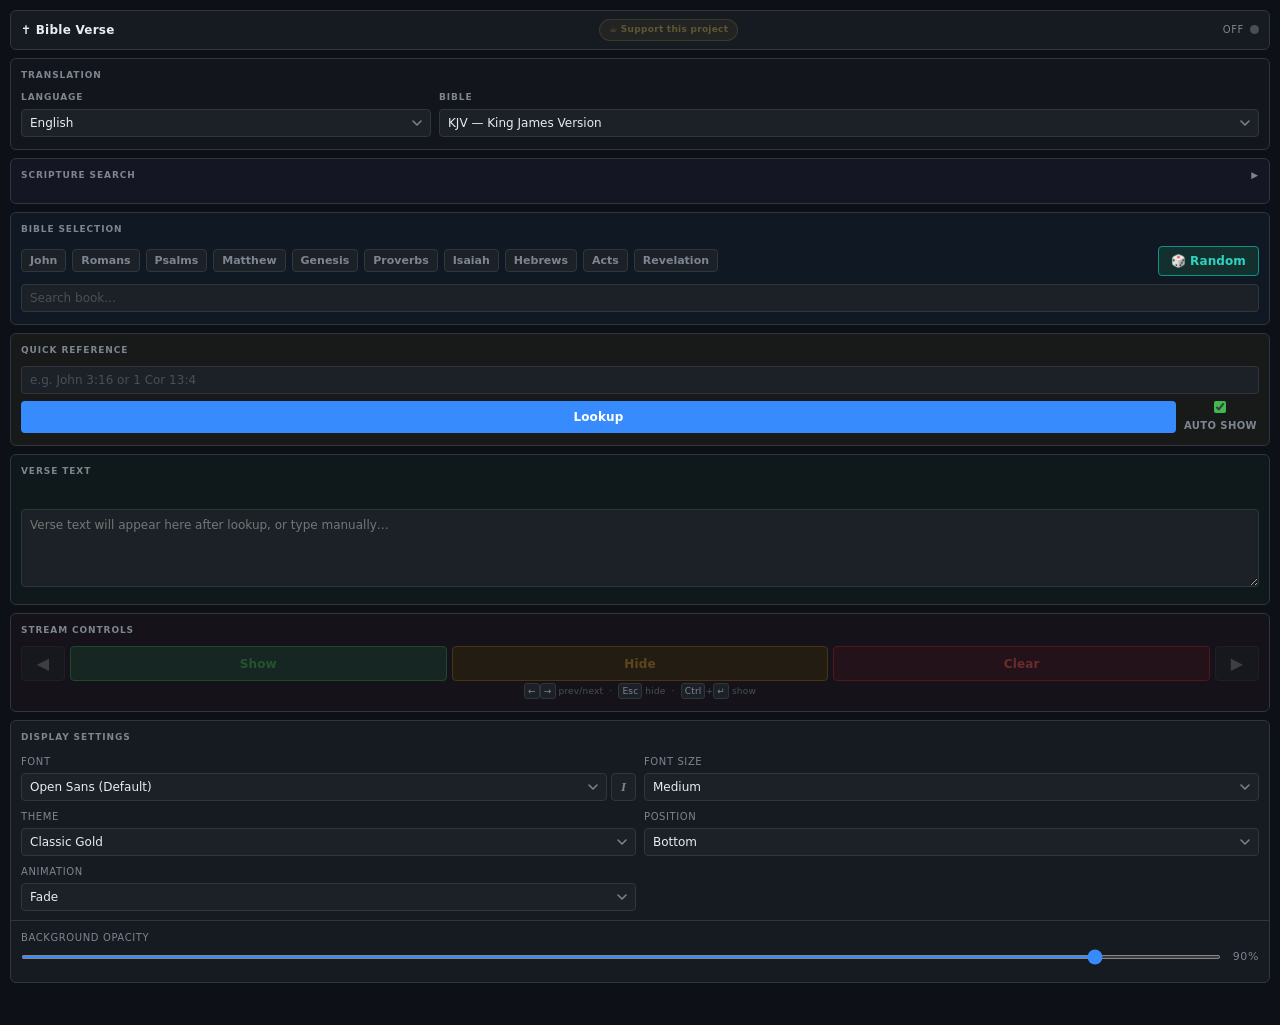
<file: index.html>
<!DOCTYPE html>
<html lang="en">
<head>
  <meta charset="UTF-8">
  <meta name="viewport" content="width=device-width, initial-scale=1.0">
  <title>Bible Verse Controller</title>
  <link rel="stylesheet" href="assets/dock.css">
</head>
<body>

<div id="app">

  <!-- Header -->
  <header>
    <h1>✝ Bible Verse</h1>
    <a
      href="https://ko-fi.com/sinewytech"
      target="_blank"
      rel="noopener noreferrer"
      class="kofi-btn"
      title="Support this project on Ko-fi"
    >☕ Support this project</a>
    <div class="status-row">
      <span class="status-label" id="status-label">Off</span>
      <div class="status-dot" id="status-dot"></div>
    </div>
  </header>

  <!-- Translation -->
  <div class="card card--translation">
    <div class="card-title">Translation</div>
    <div style="display:flex;gap:8px;align-items:flex-end;flex-wrap:nowrap;">
      <div style="flex:1;min-width:0;box-sizing:border-box;">
        <label style="font-size:9px;font-weight:700;text-transform:uppercase;letter-spacing:0.1em;color:var(--text-muted);margin-bottom:4px;display:block;">Language</label>
        <select id="language" title="Language" style="width:100%;min-width:0;">
          <option value="" disabled>Language</option>
          <option value="english" selected>English</option>
          <option value="french">French</option>
          <option value="portuguese">Portuguese</option>
          <option value="spanish">Spanish</option>
          <option value="swahili">Swahili</option>
          <option value="arabic">Arabic</option>
          <option value="chinese">Chinese</option>
          <option value="german">German</option>
          <option value="russian">Russian</option>
        </select>
      </div>
      <div style="flex:2;min-width:0;box-sizing:border-box;">
        <label style="font-size:9px;font-weight:700;text-transform:uppercase;letter-spacing:0.1em;color:var(--text-muted);margin-bottom:4px;display:block;">Bible</label>
        <select id="translation" title="Bible translation" style="width:100%;overflow:hidden;text-overflow:ellipsis;min-width:0;box-sizing:border-box;">
          <option value="kjv" data-language="english" selected>KJV — King James Version</option>
          <option value="nkjv" data-language="english">NKJV — New King James Version</option>
          <option value="niv" data-language="english">NIV — New International Version (1984)</option>
          <option value="niv2011" data-language="english">NIV2011 — New International Version (2011)</option>
          <option value="esv" data-language="english">ESV — English Standard Version</option>
          <option value="nlt" data-language="english">NLT — New Living Translation</option>
          <option value="nasb" data-language="english">NASB — New American Standard Bible</option>
          <option value="amp" data-language="english">AMP — Amplified Bible</option>
          <option value="msg" data-language="english">MSG — The Message</option>
          <option value="csb17" data-language="english">CSB — Christian Standard Bible</option>
          <option value="web" data-language="english">WEB — World English Bible</option>
          <option value="webbe" data-language="english">WEBBE — World English Bible British</option>
          <option value="asv" data-language="english">ASV — American Standard Version</option>
          <option value="bbe" data-language="english">BBE — Bible in Basic English</option>
          <option value="darby" data-language="english">DBY — Darby Translation</option>
          <option value="ylt" data-language="english">YLT — Young's Literal (NT Only)</option>
          <option value="dra" data-language="english">DRB — Douay-Rheims</option>
          <option value="rsv" data-language="english">RSV — Revised Standard Version</option>
          <option value="net" data-language="english">NET — New English Translation</option>
          <option value="gnv" data-language="english">GNV — Geneva Bible (1599)</option>
          <option value="lsv" data-language="english">LSV — Literal Standard Version</option>
          <option value="bsb" data-language="english">BSB — Berean Standard Bible</option>
          <option value="mev" data-language="english">MEV — Modern English Version</option>
          <option value="isv" data-language="english">ISV — International Standard Version</option>
          <option value="erv" data-language="english">ERV — Easy-to-Read Version</option>
          <option value="gnt" data-language="english">GNT — Good News Bible</option>
          <option value="nbs" data-language="french">NBS — Nouvelle Bible Segond</option>
          <option value="frlsg" data-language="french">LSG — Louis Segond 1910</option>
          <option value="frdby" data-language="french">DBY — Darby French</option>
          <option value="frpdv17" data-language="french">PDV — Parole de Vie</option>
          <option value="bds" data-language="french">BDS — Bible du Semeur</option>
          <option value="ara" data-language="portuguese">ARA — Almeida Revista e Atualizada</option>
          <option value="acf11" data-language="portuguese">ACF — Almeida Corrigida Fiel</option>
          <option value="nvipt" data-language="portuguese">NVI-PT — Nova Versão Internacional</option>
          <option value="ntlh" data-language="portuguese">NTLH — Nova Tradução na Linguagem de Hoje</option>
          <option value="arc09" data-language="portuguese">ARC — Almeida Revista e Corrigida</option>
          <option value="rv1960" data-language="spanish">RV1960 — Reina Valera 1960</option>
          <option value="rv2004" data-language="spanish">RV2004 — Reina Valera 2004</option>
          <option value="nvi" data-language="spanish">NVI — Nueva Versión Internacional</option>
          <option value="pdt" data-language="spanish">PDT — Palabra de Dios para Todos</option>
          <option value="ntv" data-language="spanish">NTV — Nueva Traducción Viviente</option>
          <option value="suv" data-language="swahili">SUV — Swahili Union Version</option>
          <option value="nav" data-language="arabic">NAV — New Arabic Version</option>
          <option value="svd" data-language="arabic">SVD — Smith & Van Dyke</option>
          <option value="cuv" data-language="chinese">CUV — Chinese Union Version</option>
          <option value="cunp" data-language="chinese">CUNP — Chinese Union New Punctuation</option>
          <option value="elb" data-language="german">ELB — Elberfelder Bibel</option>
          <option value="lut" data-language="german">LUT — Luther Bibel 2017</option>
          <option value="sch" data-language="german">SCH — Schlachter 2000</option>
          <option value="synodal" data-language="russian">SYNOD — Russian Synodal</option>
          <option value="nrt" data-language="russian">NRT — New Russian Translation</option>
        </select>
      </div>
    </div>
  </div>

  <!-- Scripture Search -->
  <div class="card card--scripture-search" id="scripture-search-card">
    <div class="card-title" id="scripture-search-toggle" style="cursor:pointer;display:flex;justify-content:space-between;align-items:center;">
      Scripture Search <span id="search-toggle-icon">▶</span>
    </div>
    <div id="scripture-search-body" style="display:none;">
      <div style="display:flex;gap:8px;margin-bottom:8px;">
        <input type="text" id="search-input" placeholder="e.g. Jesus wept" autocomplete="off" spellcheck="false" style="flex:1;min-width:0;">
        <button class="btn btn-lookup" id="btn-search">Search</button>
      </div>
      <div id="search-status" style="font-size:11px;color:var(--text-muted);margin-bottom:6px;display:none;"></div>
      <ul id="search-results" class="search-results hidden"></ul>
    </div>
  </div>

  <!-- Bible Selection -->
  <div class="card card--bible-sel">
    <div class="card-title">Bible Selection</div>
    <div class="quick-books-row">
      <button class="btn-book" data-book="John">John</button>
      <button class="btn-book" data-book="Romans">Romans</button>
      <button class="btn-book" data-book="Psalms">Psalms</button>
      <button class="btn-book" data-book="Matthew">Matthew</button>
      <button class="btn-book" data-book="Genesis">Genesis</button>
      <button class="btn-book" data-book="Proverbs">Proverbs</button>
      <button class="btn-book" data-book="Isaiah">Isaiah</button>
      <button class="btn-book" data-book="Hebrews">Hebrews</button>
      <button class="btn-book" data-book="Acts">Acts</button>
      <button class="btn-book" data-book="Revelation">Revelation</button>
      <button class="btn btn-random" id="btn-random">🎲 Random</button>
    </div>
    <div id="random-menu" class="random-menu hidden">
      <button class="random-menu-item" data-cat="bible">📖 Entire Bible</button>
      <button class="random-menu-item" data-cat="ot">📜 Old Testament</button>
      <button class="random-menu-item" data-cat="nt">✝ New Testament</button>
      <button class="random-menu-item" data-cat="gospels">🕊 Gospels only</button>
      <button class="random-menu-item" data-cat="poetry">🎵 Psalms &amp; Proverbs</button>
    </div>
    <div class="ref-wrap" style="margin-top:8px;position:relative;">
      <input type="text" id="book-input" placeholder="Search book..." autocomplete="off" spellcheck="false">
      <ul id="autocomplete-list" class="autocomplete-list hidden"></ul>
    </div>
    <div id="cv-row" class="cv-row hidden">
      <select id="chapter-sel" title="Chapter"></select>
      <select id="verse-sel" title="Verse"></select>
    </div>
  </div>

  <!-- Quick Reference -->
  <div class="card card--quick-ref">
    <div class="card-title">Quick Reference</div>
    <div class="lookup-row" style="display:flex;gap:8px;align-items:center;flex-wrap:nowrap;">
      <div class="ref-wrap" style="flex:1;min-width:0;box-sizing:border-box;">
        <input
          type="text"
          id="ref-input"
          placeholder="e.g. John 3:16 or 1 Cor 13:4"
          autocomplete="off"
          spellcheck="false"
        >
      </div>
    </div>
    <div class="lookup-actions">
      <button class="btn btn-lookup" id="btn-lookup">Lookup</button>
      <label class="auto-show-label" title="Automatically show verse on stream after lookup">
        <input type="checkbox" id="auto-show-cb" checked>
        <span>Auto Show</span>
      </label>
    </div>
  </div>

  <!-- Verse Preview & Edit -->
  <div class="card card--verse-text">
    <div class="card-title">Verse Text</div>
    <p id="preview-reference"></p>
    <textarea
      id="verse-text"
      placeholder="Verse text will appear here after lookup, or type manually…"
    ></textarea>
  </div>

  <!-- Stream Controls -->
  <div class="card card--stream">
    <div class="card-title">Stream Controls</div>
    <div class="controls-row">
      <button class="btn btn-prev" id="btn-prev" title="Previous verse (←)" disabled>◀</button>
      <button class="btn btn-show" id="btn-show" disabled>Show</button>
      <button class="btn btn-hide" id="btn-hide" disabled>Hide</button>
      <button class="btn btn-clear" id="btn-clear" disabled>Clear</button>
      <button class="btn btn-next" id="btn-next" title="Next verse (→)" disabled>▶</button>
    </div>
    <div class="kbd-hint">
      <kbd>←</kbd><kbd>→</kbd> prev/next &nbsp;·&nbsp;
      <kbd>Esc</kbd> hide &nbsp;·&nbsp;
      <kbd>Ctrl</kbd>+<kbd>↵</kbd> show
    </div>
  </div>

  <!-- Display Settings -->
  <div class="card">
    <div class="card-title">Display Settings</div>

    <div class="settings-grid">
      <label>
        Font
        <div class="font-row">
          <select id="font-sel"></select>
          <button id="btn-italic" class="btn-italic" type="button" title="Italic">I</button>
        </div>
      </label>
      <label>
        Font Size
        <select id="font-size">
          <option value="sm">Small</option>
          <option value="md" selected>Medium</option>
          <option value="lg">Large</option>
          <option value="xl">X-Large</option>
        </select>
      </label>
      <label>
        Theme
        <select id="theme">
          <option value="gold">Classic Gold</option>
          <option value="white">Clean White</option>
          <option value="dark">Dark Minimal</option>
          <option value="sacred-light">Sacred Light</option>
          <option value="custom">Custom…</option>
        </select>
      </label>
      <label>
        Position
        <select id="position">
          <option value="bottom">Bottom</option>
          <option value="center">Center</option>
          <option value="top">Top</option>
        </select>
      </label>
      <label>
        Animation
        <select id="animation">
          <option value="fade">Fade</option>
          <option value="slide">Slide Up</option>
          <option value="none">None</option>
        </select>
      </label>
    </div>

    <!-- Opacity -->
    <div class="card-divider"></div>
    <label style="margin-bottom:5px">
      Background Opacity
      <div class="slider-row">
        <input type="range" id="opacity-slider" min="0" max="100" value="90" step="1">
        <span class="slider-value" id="opacity-value">90%</span>
      </div>
    </label>

    <!-- Custom colours (shown when theme = custom) -->
    <div id="custom-colors-section">
      <div class="card-divider"></div>
      <div class="card-title" style="margin-bottom:7px">Custom Colours</div>
      <div class="color-row">
        <div class="color-item">
          <span>Background</span>
          <input type="color" id="color-bg" value="#080810">
        </div>
        <div class="color-item">
          <span>Verse Text</span>
          <input type="color" id="color-text" value="#f0e6c4">
        </div>
        <div class="color-item">
          <span>Reference</span>
          <input type="color" id="color-ref" value="#c9a84c">
        </div>
      </div>
      <div class="card-divider" style="margin-top:9px"></div>
      <label class="checkbox-row">
        <input type="checkbox" id="show-card-checkbox">
        <span>Show card overlay on background</span>
      </label>
    </div>

    <!-- Background mode — only visible when theme = Custom -->
    <div id="bg-mode-section">
      <div class="card-divider"></div>
      <label style="margin-bottom:5px">Background Mode</label>
      <div class="toggle-group" id="bg-mode-toggle" style="margin-bottom:7px">
        <button class="toggle-btn active" data-mode="color">Colour</button>
        <button class="toggle-btn" data-mode="image">Image</button>
      </div>
      <div id="bg-image-section" style="display:none">
        <div class="image-upload-area">
          <label class="btn-upload">
            Choose Image
            <input type="file" id="bg-image-input" accept="image/*" hidden>
          </label>
          <span id="bg-image-name">No image selected</span>
          <button class="btn-icon" id="bg-image-clear" title="Remove image">×</button>
        </div>
      </div>
    </div>
  </div>

  <!-- Status Bar -->
  <div id="status-bar"></div>

</div>

<script src="assets/app.js"></script>
<script>
(() => {
  try {
  // ── DOM refs ──────────────────────────────────────────
  const refInput        = document.getElementById('ref-input');
  const autocompleteList= document.getElementById('autocomplete-list');
  const bookInput       = document.getElementById('book-input');
  const searchInput     = document.getElementById('search-input');
  const btnSearch       = document.getElementById('btn-search');
  const searchStatus    = document.getElementById('search-status');
  const searchResults   = document.getElementById('search-results');
  const searchToggle    = document.getElementById('scripture-search-toggle');
  const searchBody      = document.getElementById('scripture-search-body');
  const searchToggleIcon= document.getElementById('search-toggle-icon');
  const chapterSel      = document.getElementById('chapter-sel');
  const verseSel        = document.getElementById('verse-sel');
  const cvRow           = document.getElementById('cv-row');
  const autoShowCb      = document.getElementById('auto-show-cb');
  const languageSel     = document.getElementById('language');
  const translationSel  = document.getElementById('translation');
  const btnLookup       = document.getElementById('btn-lookup');
  const btnRandom       = document.getElementById('btn-random');
  const randomMenu      = document.getElementById('random-menu');
  const previewRef      = document.getElementById('preview-reference');
  const verseText       = document.getElementById('verse-text');
  const btnPrev         = document.getElementById('btn-prev');
  const btnShow         = document.getElementById('btn-show');
  const btnHide         = document.getElementById('btn-hide');
  const btnClear        = document.getElementById('btn-clear');
  const btnNext         = document.getElementById('btn-next');
  const themeSel        = document.getElementById('theme');
  const positionSel     = document.getElementById('position');
  const fontSizeSel     = document.getElementById('font-size');
  const animationSel    = document.getElementById('animation');
  const fontSel         = document.getElementById('font-sel');
  const btnItalic       = document.getElementById('btn-italic');
  const opacitySlider   = document.getElementById('opacity-slider');
  const opacityValue    = document.getElementById('opacity-value');
  const customSection   = document.getElementById('custom-colors-section');
  const bgModeSection   = document.getElementById('bg-mode-section');
  const showCardCheckbox= document.getElementById('show-card-checkbox');
  const colorBg         = document.getElementById('color-bg');
  const colorText       = document.getElementById('color-text');
  const colorRef        = document.getElementById('color-ref');
  const bgModeToggle    = document.getElementById('bg-mode-toggle');
  const bgImageSection  = document.getElementById('bg-image-section');
  const bgImageInput    = document.getElementById('bg-image-input');
  const bgImageName     = document.getElementById('bg-image-name');
  const bgImageClear    = document.getElementById('bg-image-clear');
  const statusBar       = document.getElementById('status-bar');
  const statusDot       = document.getElementById('status-dot');
  const statusLabel     = document.getElementById('status-label');

  // ── State ─────────────────────────────────────────────
  let currentReference  = '';  // display string e.g. "John 3:16 — KJV"
  let navRef            = null; // { book, chapter, verse } for next/prev
  let overlayState      = 'off';
  let currentBgImage    = null; // base64 data URL or null
  let bgMode            = 'color';
  let isItalic          = false;
  let selectedBook      = null; // book name chosen via quick button or autocomplete
  let acItems           = [];   // current autocomplete results
  let acIndex           = -1;   // active autocomplete index

  // ── Populate font selector ────────────────────────────
  BibleApp.CHURCH_FONTS.forEach(f => {
    const opt = document.createElement('option');
    opt.value       = f.value;
    opt.textContent = f.label;
    fontSel.appendChild(opt);
  });

  // ── Init ──────────────────────────────────────────────
  BibleApp.initChannel('dock', () => {});

  const saved = BibleApp.loadSettings();
  translationSel.value = saved.translation || 'kjv';
  themeSel.value       = saved.theme       || 'gold';
  positionSel.value    = saved.position    || 'bottom';
  fontSizeSel.value    = saved.fontSize    || 'md';
  animationSel.value   = saved.animation   || 'fade';
  fontSel.value        = saved.font        || 'Open Sans';
  isItalic             = saved.italic === true;
  btnItalic.classList.toggle('active', isItalic);
  autoShowCb.checked   = saved.autoShow !== false; // default true
  opacitySlider.value  = saved.opacity     !== undefined ? saved.opacity : 90;
  opacityValue.textContent = opacitySlider.value + '%';

  if (saved.customColors) {
    colorBg.value   = saved.customColors.bg   || '#080810';
    colorText.value = saved.customColors.text || '#f0e6c4';
    colorRef.value  = saved.customColors.ref  || '#c9a84c';
  }
  // Default unchecked — only restore true if explicitly saved as true
  showCardCheckbox.checked = saved.showCard === true;

  // Only restore bg image state when custom theme is actually active
  if (themeSel.value === 'custom') {
    if (saved.bgImage) {
      currentBgImage = saved.bgImage;
      bgImageName.textContent = 'Saved image';
    }
    if (saved.bgMode === 'image') {
      bgMode = 'image';
      setActiveBgModeBtn('image');
      bgImageSection.style.display = '';
    }
  }

  updateThemeUI();

  // ── Language filter ──────────────────────────────────
  languageSel.addEventListener('change', function() {
    const selectedLang = this.value;
    const options = translationSel.querySelectorAll('option');

    let firstVisible = null;
    options.forEach(opt => {
      if (opt.dataset.language === selectedLang) {
        opt.style.display = '';
        if (!firstVisible) firstVisible = opt;
      } else {
        opt.style.display = 'none';
      }
    });

    if (firstVisible) {
      translationSel.value = firstVisible.value;
    }
  });

  // ── Helpers ───────────────────────────────────────────

  function setStatus(msg, type = '') {
    statusBar.textContent = msg;
    statusBar.className   = type ? `is-${type}` : '';
    if (type !== 'loading' && msg) {
      setTimeout(() => {
        if (statusBar.textContent === msg) {
          statusBar.textContent = '';
          statusBar.className   = '';
        }
      }, 4000);
    }
  }

  function setDotState(state) {
    overlayState = state;
    statusDot.className = 'status-dot';
    if (state === 'live') {
      statusDot.classList.add('live');
      statusLabel.textContent = 'Live';
    } else if (state === 'hidden') {
      statusDot.classList.add('hidden-state');
      statusLabel.textContent = 'Hidden';
    } else {
      statusLabel.textContent = 'Off';
    }
  }

  function enableControls(hasVerse) {
    btnShow.disabled  = !hasVerse;
    btnHide.disabled  = !hasVerse;
    btnClear.disabled = !hasVerse;
    btnPrev.disabled  = !hasVerse || !navRef;
    btnNext.disabled  = !hasVerse || !navRef;
  }

  function getCurrentState(action) {
    const isCustom = themeSel.value === 'custom';
    return {
      action,
      reference:    currentReference || refInput.value.trim(),
      text:         verseText.value.trim(),
      theme:        themeSel.value,
      position:     positionSel.value,
      fontSize:     fontSizeSel.value,
      animation:    animationSel.value,
      font:         fontSel.value,
      italic:       isItalic,
      opacity:      parseInt(opacitySlider.value, 10),
      // Preset themes never send a background image — their CSS always wins
      bgMode:       isCustom ? bgMode : 'color',
      bgImage:      isCustom && bgMode === 'image' ? currentBgImage : null,
      customColors: { bg: colorBg.value, text: colorText.value, ref: colorRef.value },
      // Preset themes always show the card; custom respects the checkbox
      showCard:     isCustom ? showCardCheckbox.checked : true,
      visible:      action === 'show',
      translation:  translationSel.value,
    };
  }

  function saveCurrentSettings() {
    BibleApp.saveSettings({
      translation:  translationSel.value,
      theme:        themeSel.value,
      position:     positionSel.value,
      fontSize:     fontSizeSel.value,
      animation:    animationSel.value,
      font:         fontSel.value,
      italic:       isItalic,
      autoShow:     autoShowCb.checked,
      opacity:      parseInt(opacitySlider.value, 10),
      bgMode,
      bgImage:      currentBgImage,
      customColors: { bg: colorBg.value, text: colorText.value, ref: colorRef.value },
      showCard:     showCardCheckbox.checked,
    });
  }

  function resendIfLive() {
    if (overlayState !== 'live') return;
    if (!verseText.value || verseText.value.trim() === '') return;
    BibleApp.send(getCurrentState('show'));
  }

  function updateThemeUI(sendUpdate = false) {
    const isCustom = themeSel.value === 'custom';

    // Custom-only panels
    customSection.classList.toggle('visible', isCustom);
    bgModeSection.classList.toggle('visible', isCustom);

    if (!isCustom) {
      // Reset bg mode controls so they're clean if user returns to Custom later
      bgMode = 'color';
      setActiveBgModeBtn('color');
      bgImageSection.style.display = 'none';
    }

    if (sendUpdate) resendIfLive();
  }

  function setActiveBgModeBtn(mode) {
    bgModeToggle.querySelectorAll('.toggle-btn').forEach(b => {
      b.classList.toggle('active', b.dataset.mode === mode);
    });
  }

  // ── Book / Chapter / Verse selectors ─────────────────

  async function populateChapters(bookName) {
    const entry = BibleApp.BIBLE_BOOKS.find(([name]) => name === bookName);
    if (!entry) return;
    chapterSel.innerHTML = '';
    for (let i = 1; i <= entry[2]; i++) {
      const opt = document.createElement('option');
      opt.value = opt.textContent = i;
      chapterSel.appendChild(opt);
    }
    await populateVerses();
  }

  async function populateVerses() {
    verseSel.innerHTML = '';
    const loading = document.createElement('option');
    loading.textContent = 'Loading...';
    loading.disabled = true;
    verseSel.appendChild(loading);

    const entry = BibleApp.BIBLE_BOOKS.find(([name]) => name === selectedBook);
    if (!entry) return;
    const bookId = BibleApp.BIBLE_BOOKS.indexOf(entry) + 1;
    const rawTranslation = translationSel.value;
    const translationCode = BibleApp.TRANSLATION_MAP[rawTranslation.toLowerCase()] || rawTranslation.toUpperCase();
    const chapter = parseInt(chapterSel.value, 10) || 1;

    const count = await BibleApp.fetchVerseCount(translationCode, bookId, chapter);

    verseSel.innerHTML = '';
    for (let i = 1; i <= count; i++) {
      const opt = document.createElement('option');
      opt.value = opt.textContent = i;
      verseSel.appendChild(opt);
    }
  }

  function selectBook(bookName) {
    selectedBook = bookName;
    bookInput.value = bookName;
    document.querySelectorAll('.btn-book').forEach(b =>
      b.classList.toggle('active', b.dataset.book === bookName)
    );
    populateChapters(bookName);
    cvRow.classList.remove('hidden');
    updateRefFromDropdowns();
    const entry = BibleApp.BIBLE_BOOKS.find(([name]) => name === bookName);
    if (entry && entry[2] === 1) {
      verseSel.focus();
    } else {
      chapterSel.focus();
    }
  }

  function updateRefFromDropdowns() {
    if (!selectedBook) return;
    refInput.value = `${selectedBook} ${chapterSel.value}:${verseSel.value}`;
  }

  async function syncDropdowns(bookName, chapter, verse) {
    const entry = BibleApp.BIBLE_BOOKS.find(([name]) => name.toLowerCase() === bookName.toLowerCase());
    if (!entry) return;
    selectedBook = entry[0];
    document.querySelectorAll('.btn-book').forEach(b =>
      b.classList.toggle('active', b.dataset.book === selectedBook)
    );
    chapterSel.innerHTML = '';
    for (let i = 1; i <= entry[2]; i++) {
      const opt = document.createElement('option');
      opt.value = opt.textContent = i;
      chapterSel.appendChild(opt);
    }
    chapterSel.value = chapter;
    cvRow.classList.remove('hidden');
    await populateVerses();
    verseSel.value = verse;
  }

  // ── Scripture Search ──────────────────────────────────

  async function doSearch() {
    const query = searchInput.value.trim();
    if (query.length < 2) {
      searchStatus.textContent = 'Type at least 2 characters to search.';
      searchStatus.style.display = '';
      searchResults.classList.add('hidden');
      searchResults.innerHTML = '';
      return;
    }
    const rawTranslation = translationSel.value;
    const translationCode = BibleApp.TRANSLATION_MAP[rawTranslation.toLowerCase()] || rawTranslation.toUpperCase();

    searchStatus.textContent = 'Searching...';
    searchStatus.style.display = '';
    btnSearch.disabled = true;
    searchResults.classList.add('hidden');
    searchResults.innerHTML = '';

    const results = await BibleApp.searchScripture(translationCode, query);

    btnSearch.disabled = false;

    if (results && results.error) {
      searchStatus.textContent = results.error;
      return;
    }
    if (!results || results.length === 0) {
      searchStatus.textContent = `No results found for "${query}".`;
      return;
    }

    searchStatus.textContent = `${results.length} result${results.length !== 1 ? 's' : ''} found.`;
    searchResults.innerHTML = '';

    results.forEach(r => {
      const bookName = BibleApp.BIBLE_BOOKS[r.bookId - 1]?.[0] || `Book ${r.bookId}`;
      const ref = `${bookName} ${r.chapter}:${r.verse}`;
      const snippet = r.text.length > 90 ? r.text.slice(0, 90) + '...' : r.text;

      const li = document.createElement('li');
      li.className = 'search-result-item';
      li.innerHTML = `<span class="search-result-ref">${ref}</span><span class="search-result-text">${snippet}</span>`;
      li.addEventListener('click', () => {
        refInput.value = ref;
        doLookup(ref);
        if (searchBody.style.display !== 'none') {
          searchBody.style.display = 'none';
          searchToggleIcon.textContent = '▶';
        }
      });
      searchResults.appendChild(li);
    });

    searchResults.classList.remove('hidden');
  }

  // ── Autocomplete ──────────────────────────────────────

  function showAutocomplete(items) {
    autocompleteList.innerHTML = '';
    if (!items.length) {
      hideAutocomplete();
      return;
    }
    acItems = items;
    acIndex = -1;
    items.forEach((name, i) => {
      const li = document.createElement('li');
      li.className     = 'autocomplete-item';
      li.textContent   = name;
      li.dataset.index = i;
      li.addEventListener('mousedown', (e) => {
        e.preventDefault(); // prevent input blur
        selectAutocomplete(i);
      });
      autocompleteList.appendChild(li);
    });
    autocompleteList.classList.remove('hidden');
  }

  function hideAutocomplete() {
    autocompleteList.classList.add('hidden');
    acItems = [];
    acIndex = -1;
  }

  function selectAutocomplete(idx) {
    const book = acItems[idx];
    if (!book) return;
    hideAutocomplete();
    selectBook(book);
  }

  function moveAutocomplete(dir) {
    if (!acItems.length) return;
    acIndex = Math.max(-1, Math.min(acItems.length - 1, acIndex + dir));
    autocompleteList.querySelectorAll('.autocomplete-item').forEach((el, i) => {
      el.classList.toggle('active', i === acIndex);
    });
  }

  function handleBookInput() {
    const val = bookInput.value;
    if (!val.trim()) {
      selectedBook = null;
      cvRow.classList.add('hidden');
      document.querySelectorAll('.btn-book').forEach(b => b.classList.remove('active'));
      const allBooks = BibleApp.BIBLE_BOOKS.map(([name]) => name);
      showAutocomplete(allBooks);
      return;
    }
    const results = BibleApp.searchBooks(val.trim());
    const exact = results.length === 1 && results[0].toLowerCase() === val.trim().toLowerCase();
    if (exact) { hideAutocomplete(); return; }
    showAutocomplete(results);
  }

  // ── Random Verse ──────────────────────────────────────

  const RANDOM_CATEGORIES = {
    bible:   { pool: () => BibleApp.BIBLE_BOOKS.slice(0, 66) },
    ot:      { pool: () => BibleApp.BIBLE_BOOKS.slice(0, 39) },
    nt:      { pool: () => BibleApp.BIBLE_BOOKS.slice(39, 66) },
    gospels: { pool: () => [39, 40, 41, 42].map(i => BibleApp.BIBLE_BOOKS[i]) },
    poetry:  { pool: () => [18, 19].map(i => BibleApp.BIBLE_BOOKS[i]) },
  };

  function closeRandomMenu() {
    randomMenu.classList.add('hidden');
  }

  async function doRandomVerse(catKey) {
    closeRandomMenu();

    const books = RANDOM_CATEGORIES[catKey].pool();
    btnRandom.disabled = true;
    btnRandom.classList.add('loading');
    setStatus('Finding random verse…', 'loading');

    let result, lastRef;

    try {
      // Up to 4 attempts: first two try a random verse (1-12),
      // later attempts fall back to verse 1 of a fresh random chapter.
      for (let attempt = 0; attempt < 4; attempt++) {
        const [bookName, , chapters] = books[Math.floor(Math.random() * books.length)];
        const chapter = Math.floor(Math.random() * chapters) + 1;
        const verse   = attempt < 2 ? Math.floor(Math.random() * 12) + 1 : 1;
        lastRef = `${bookName} ${chapter}:${verse}`;
        console.log('[BibleApp] random attempt', attempt + 1, lastRef, 'translation=', translationSel.value);
        result  = await BibleApp.fetchVerse(lastRef, translationSel.value);
        if (!result.error) break;
      }
    } catch (e) {
      console.error('[BibleApp] doRandomVerse threw:', e);
      result = { error: 'Random verse failed: ' + (e && e.message ? e.message : e) };
    } finally {
      btnRandom.disabled = false;
      btnRandom.classList.remove('loading');
    }

    if (!result || result.error) {
      setStatus((result && result.error) || 'No verse found.', 'error');
      return;
    }

    currentReference       = result.reference;
    previewRef.textContent = result.reference;
    verseText.value        = result.text;
    navRef = BibleApp.parseReference(result.rawRef || lastRef);
    if (navRef) refInput.value = BibleApp.buildReference(navRef.book, navRef.chapter, navRef.verse);
    enableControls(true);
    setStatus(`Random: ${result.reference}`, 'success');

    if (autoShowCb.checked || overlayState === 'live') {
      BibleApp.send(getCurrentState('show'));
      if (autoShowCb.checked) setDotState('live');
    }
  }

  // ── Lookup ────────────────────────────────────────────

  async function doLookup(ref) {
    ref = (ref || refInput.value).trim();
    if (!ref) {
      setStatus('Enter a reference first (e.g. John 3:16).', 'error');
      refInput.focus();
      return;
    }

    hideAutocomplete();
    btnLookup.disabled = true;
    btnLookup.classList.add('loading');
    setStatus('Fetching verse…', 'loading');

    let result;
    try {
      console.log('[BibleApp] lookup', ref, 'translation=', translationSel.value);
      result = await BibleApp.fetchVerse(ref, translationSel.value);
    } catch (e) {
      console.error('[BibleApp] doLookup threw:', e);
      result = { error: 'Lookup failed: ' + (e && e.message ? e.message : e) };
    } finally {
      btnLookup.disabled = false;
      btnLookup.classList.remove('loading');
    }

    if (!result || result.error) {
      setStatus((result && result.error) || 'No verse found.', 'error');
      return;
    }

    currentReference       = result.reference;
    previewRef.textContent = result.reference;
    verseText.value        = result.text;

    // Parse raw ref for navigation (API returns e.g. "John 3:16")
    navRef = BibleApp.parseReference(result.rawRef || ref);
    if (navRef) {
      refInput.value = BibleApp.buildReference(navRef.book, navRef.chapter, navRef.verse);
      await syncDropdowns(navRef.book, navRef.chapter, navRef.verse);
    }

    enableControls(true);
    setStatus(`Loaded: ${result.reference}`, 'success');

    if (autoShowCb.checked) {
      BibleApp.send(getCurrentState('show'));
      setDotState('live');
    }
  }

  // ── Next / Previous ───────────────────────────────────

  async function navigateVerse(delta) {
    if (!navRef) return;

    const { book, chapter, verse } = navRef;
    const newVerse = verse + delta;

    if (newVerse < 1) {
      // Go to previous chapter, verse 1 (we don't know last verse of prev chapter)
      if (chapter <= 1) { setStatus('Already at the beginning.', ''); return; }
      await doLookup(BibleApp.buildReference(book, chapter - 1, 1));
    } else {
      const ref = BibleApp.buildReference(book, chapter, newVerse);
      const result = await BibleApp.fetchVerse(ref, translationSel.value);

      if (result.error) {
        // Likely past the last verse — try next chapter
        if (delta > 0) {
          await doLookup(BibleApp.buildReference(book, chapter + 1, 1));
        } else {
          setStatus(result.error, 'error');
        }
      } else {
        // Apply directly without going through doLookup UI flow
        currentReference       = result.reference;
        previewRef.textContent = result.reference;
        verseText.value        = result.text;
        navRef = BibleApp.parseReference(result.rawRef || ref);
        if (navRef) refInput.value = BibleApp.buildReference(navRef.book, navRef.chapter, navRef.verse);
        enableControls(true);
        // Live-update overlay if visible
        if (overlayState === 'live') BibleApp.send(getCurrentState('show'));
        setStatus(`${result.reference}`, 'success');
      }
    }
  }

  // ── Event listeners ───────────────────────────────────

  // Quick book buttons
  document.querySelectorAll('.btn-book').forEach(btn =>
    btn.addEventListener('click', () => selectBook(btn.dataset.book))
  );

  // Chapter dropdown → repopulate verses and sync ref input
  chapterSel.addEventListener('change', async () => {
    await populateVerses();
    updateRefFromDropdowns();
  });

  // Verse dropdown → sync ref input, auto-lookup if Auto Show is on
  verseSel.addEventListener('change', () => {
    updateRefFromDropdowns();
    if (autoShowCb.checked) doLookup();
  });

  verseSel.addEventListener('keydown', (e) => {
    if (e.key === 'Enter') doLookup();
  });

  btnLookup.addEventListener('click', () => doLookup());

  btnRandom.addEventListener('click', (e) => {
    e.stopPropagation(); // prevent the document click from closing it immediately
    randomMenu.classList.toggle('hidden');
  });

  randomMenu.addEventListener('click', (e) => {
    const item = e.target.closest('.random-menu-item');
    if (item) doRandomVerse(item.dataset.cat);
  });

  // Close the menu when clicking anywhere outside it.
  document.addEventListener('click', closeRandomMenu);

  refInput.addEventListener('keydown', (e) => {
    if (e.key === 'Enter') {
      hideAutocomplete();
      doLookup();
    }
  });

  bookInput.addEventListener('input', handleBookInput);

  bookInput.addEventListener('focus', () => {
    const val = bookInput.value.trim();
    const results = val
      ? BibleApp.searchBooks(val)
      : BibleApp.BIBLE_BOOKS.map(([name]) => name);
    showAutocomplete(results);
  });

  bookInput.addEventListener('keydown', (e) => {
    if (e.key === 'ArrowDown') { e.preventDefault(); moveAutocomplete(1); return; }
    if (e.key === 'ArrowUp')   { e.preventDefault(); moveAutocomplete(-1); return; }
    if (e.key === 'Escape')    { hideAutocomplete(); return; }
    if (e.key === 'Enter') {
      if (acIndex >= 0 && acItems.length) {
        e.preventDefault();
        selectAutocomplete(acIndex);
      }
    }
  });

  bookInput.addEventListener('blur', () => {
    setTimeout(hideAutocomplete, 150);
  });

  btnSearch.addEventListener('click', () => doSearch());

  searchInput.addEventListener('keydown', (e) => {
    if (e.key === 'Enter') doSearch();
  });

  searchToggle.addEventListener('click', () => {
    const isOpen = searchBody.style.display !== 'none';
    searchBody.style.display = isOpen ? 'none' : '';
    searchToggleIcon.textContent = isOpen ? '▶' : '▼';
    try { localStorage.setItem('obs-bible-verse-search-open', isOpen ? '0' : '1'); } catch (_) {}
  });

  try {
    if (localStorage.getItem('obs-bible-verse-search-open') === '1') {
      searchBody.style.display = '';
      searchToggleIcon.textContent = '▼';
    }
  } catch (_) {}

  verseText.addEventListener('input', () => {
    enableControls(verseText.value.trim().length > 0);
  });

  verseText.addEventListener('keydown', (e) => {
    if (e.key === 'Enter' && (e.ctrlKey || e.metaKey)) {
      e.preventDefault();
      btnShow.click();
    }
  });

  btnShow.addEventListener('click', () => {
    const text = verseText.value.trim();
    if (!text) { setStatus('No verse text to display.', 'error'); return; }
    BibleApp.send(getCurrentState('show'));
    setDotState('live');
    setStatus('Verse shown on stream.', 'success');
  });

  btnHide.addEventListener('click', () => {
    BibleApp.send(getCurrentState('hide'));
    setDotState('hidden');
    setStatus('Verse hidden.', '');
  });

  btnClear.addEventListener('click', () => {
    BibleApp.send({ action: 'clear', visible: false, reference: '', text: '' });
    previewRef.textContent = '';
    verseText.value        = '';
    currentReference       = '';
    refInput.value         = '';
    navRef                 = null;
    enableControls(false);
    setDotState('off');
    setStatus('Cleared.', '');
  });

  btnPrev.addEventListener('click', () => navigateVerse(-1));
  btnNext.addEventListener('click', () => navigateVerse(1));

  // Settings — save + live-update on change
  [themeSel, positionSel, fontSizeSel, animationSel, fontSel].forEach(el => {
    el.addEventListener('change', () => {
      if (el === themeSel) {
        // updateThemeUI resets bg state then calls resendIfLive internally
        updateThemeUI(true);
        saveCurrentSettings();
      } else {
        saveCurrentSettings();
        resendIfLive();
      }
    });
  });

  btnItalic.addEventListener('click', () => {
    isItalic = !isItalic;
    btnItalic.classList.toggle('active', isItalic);
    saveCurrentSettings();
    resendIfLive();
  });

  translationSel.addEventListener('change', saveCurrentSettings);

  // Opacity slider
  opacitySlider.addEventListener('input', () => {
    opacityValue.textContent = opacitySlider.value + '%';
    saveCurrentSettings();
    resendIfLive();
  });

  // Custom colour pickers
  [colorBg, colorText, colorRef].forEach(el => {
    el.addEventListener('input', () => {
      saveCurrentSettings();
      resendIfLive();
    });
  });

  // Show-card checkbox
  showCardCheckbox.addEventListener('change', () => {
    saveCurrentSettings();
    resendIfLive();
  });

  // Background mode toggle
  bgModeToggle.addEventListener('click', (e) => {
    const btn = e.target.closest('.toggle-btn');
    if (!btn) return;
    bgMode = btn.dataset.mode;
    setActiveBgModeBtn(bgMode);
    bgImageSection.style.display = bgMode === 'image' ? '' : 'none';
    saveCurrentSettings();
    resendIfLive();
  });

  // Background image upload
  bgImageInput.addEventListener('change', (e) => {
    const file = e.target.files[0];
    if (!file) return;

    const img = new Image();
    const url = URL.createObjectURL(file);

    img.onload = () => {
      const MAX_W = 1920, MAX_H = 1080;
      let w = img.width, h = img.height;
      if (w > MAX_W || h > MAX_H) {
        const scale = Math.min(MAX_W / w, MAX_H / h);
        w = Math.round(w * scale);
        h = Math.round(h * scale);
      }
      const canvas = document.createElement('canvas');
      canvas.width  = w;
      canvas.height = h;
      canvas.getContext('2d').drawImage(img, 0, 0, w, h);
      currentBgImage = canvas.toDataURL('image/jpeg', 0.82);
      URL.revokeObjectURL(url);
      bgImageName.textContent = file.name;
      saveCurrentSettings();
      resendIfLive();
    };

    img.onerror = () => {
      URL.revokeObjectURL(url);
      setStatus('Could not load image.', 'error');
    };

    img.src = url;
    // Reset input so same file can be re-selected
    bgImageInput.value = '';
  });

  bgImageClear.addEventListener('click', () => {
    currentBgImage          = null;
    bgImageName.textContent = 'No image selected';
    saveCurrentSettings();
    resendIfLive();
  });

  // ── Global keyboard shortcuts ─────────────────────────
  document.addEventListener('keydown', (e) => {
    const tag     = document.activeElement.tagName;
    const inInput = tag === 'INPUT' || tag === 'TEXTAREA' || tag === 'SELECT';

    if (e.key === 'Escape' && !inInput) {
      btnHide.click();
    } else if (e.key === 'ArrowRight' && !inInput) {
      e.preventDefault();
      navigateVerse(1);
    } else if (e.key === 'ArrowLeft' && !inInput) {
      e.preventDefault();
      navigateVerse(-1);
    }
  });
  } catch (e) {
    console.error('[BibleApp] dock init failed:', e);
  }
})();
</script>

</body>
</html>
</file>
<file: assets/dock.css>
/* OBS Bible Verse Plugin — Dock Control Panel Styles */

*, *::before, *::after {
  box-sizing: border-box;
  margin: 0;
  padding: 0;
}

:root {
  --bg-body:      #0d1117;
  --bg-card:      #161b22;
  --bg-input:     #1c2128;
  --border:       #30363d;
  --border-focus: #58a6ff;
  --text:         #e6edf3;
  --text-muted:   #7d8590;
  --text-dim:     #484f58;
  --accent-blue:  #388bfd;
  --accent-green: #3fb950;
  --accent-amber: #d29922;
  --accent-red:   #f85149;
  --radius:       6px;
}

html, body {
  width: 100%;
  min-height: 100vh;
  background: var(--bg-body);
  color: var(--text);
  font-family: -apple-system, BlinkMacSystemFont, 'Segoe UI', system-ui, sans-serif;
  font-size: 12px;
  line-height: 1.5;
}

/* ── Layout ─────────────────────────────────────────── */

#app {
  padding: 10px 10px 16px;
  display: flex;
  flex-direction: column;
  gap: 8px;
}

/* ── Header ──────────────────────────────────────────── */

header {
  display: flex;
  align-items: center;
  justify-content: space-between;
  padding: 8px 10px;
  background: var(--bg-card);
  border: 1px solid var(--border);
  border-radius: var(--radius);
}

header h1 {
  font-size: 12px;
  font-weight: 600;
  color: var(--text);
  letter-spacing: 0.02em;
}

/* ── Ko-fi support button ────────────────────────────── */

.kofi-btn {
  display: inline-flex;
  align-items: center;
  gap: 4px;
  padding: 3px 9px;
  border-radius: 20px;
  background: rgba(201, 168, 76, 0.10);
  border: 1px solid rgba(201, 168, 76, 0.22);
  color: rgba(201, 168, 76, 0.55);
  font-size: 9px;
  font-weight: 600;
  letter-spacing: 0.03em;
  text-decoration: none;
  white-space: nowrap;
  opacity: 0.7;
  transition: opacity 0.2s, background 0.2s, color 0.2s, border-color 0.2s;
}

.kofi-btn:hover {
  opacity: 1;
  background: rgba(201, 168, 76, 0.18);
  border-color: rgba(201, 168, 76, 0.50);
  color: #c9a84c;
}

.status-row {
  display: flex;
  align-items: center;
  gap: 6px;
}

.status-label {
  font-size: 10px;
  color: var(--text-muted);
  text-transform: uppercase;
  letter-spacing: 0.06em;
}

.status-dot {
  width: 9px;
  height: 9px;
  border-radius: 50%;
  background: var(--text-dim);
  flex-shrink: 0;
  transition: background 0.3s;
}

.status-dot.live {
  background: var(--accent-green);
  box-shadow: 0 0 0 3px rgba(63, 185, 80, 0.25);
  animation: pulse 2s infinite;
}

.status-dot.hidden-state { background: var(--accent-amber); }

@keyframes pulse {
  0%, 100% { box-shadow: 0 0 0 3px rgba(63, 185, 80, 0.25); }
  50%       { box-shadow: 0 0 0 5px rgba(63, 185, 80, 0.08); }
}

/* ── Cards ───────────────────────────────────────────── */

.card {
  background: var(--bg-card);
  border: 1px solid var(--border);
  border-radius: var(--radius);
  padding: 10px 10px 12px;
}

.card-title {
  font-size: 9px;
  font-weight: 700;
  text-transform: uppercase;
  letter-spacing: 0.1em;
  color: var(--text-muted);
  margin-bottom: 9px;
}

/* ── Form elements ───────────────────────────────────── */

label {
  display: flex;
  flex-direction: column;
  gap: 4px;
  font-size: 10px;
  color: var(--text-muted);
  font-weight: 500;
  text-transform: uppercase;
  letter-spacing: 0.06em;
}

input[type="text"],
select,
textarea {
  background: var(--bg-input);
  border: 1px solid var(--border);
  border-radius: 4px;
  color: var(--text);
  font-family: inherit;
  font-size: 12px;
  padding: 6px 8px;
  width: 100%;
  transition: border-color 0.15s;
  outline: none;
  appearance: none;
  -webkit-appearance: none;
}

input[type="text"]:focus,
select:focus,
textarea:focus {
  border-color: var(--border-focus);
  box-shadow: 0 0 0 3px rgba(56, 139, 253, 0.15);
}

input::placeholder { color: var(--text-dim); }

select {
  cursor: pointer;
  background-image: url("data:image/svg+xml,%3Csvg xmlns='http://www.w3.org/2000/svg' width='10' height='6' fill='none'%3E%3Cpath d='M1 1l4 4 4-4' stroke='%237d8590' stroke-width='1.5' stroke-linecap='round' stroke-linejoin='round'/%3E%3C/svg%3E");
  background-repeat: no-repeat;
  background-position: right 8px center;
  padding-right: 26px;
}

select option {
  background: var(--bg-input);
  color: var(--text);
}

textarea {
  resize: vertical;
  min-height: 78px;
  line-height: 1.6;
}

/* ── Lookup row ──────────────────────────────────────── */

.lookup-row {
  display: flex;
  gap: 6px;
  margin-bottom: 7px;
}

.lookup-row select {
  width: 72px;
  flex-shrink: 0;
}

/* ── Autocomplete ────────────────────────────────────── */

.ref-wrap {
  position: relative;
  flex: 1;
  min-width: 0;
}

.ref-wrap input { width: 100%; }

.autocomplete-list {
  position: absolute;
  top: calc(100% + 3px);
  left: 0;
  right: 0;
  background: #1c2535;
  border: 1px solid var(--border-focus);
  border-radius: 4px;
  list-style: none;
  z-index: 200;
  overflow: hidden;
  box-shadow: 0 6px 20px rgba(0, 0, 0, 0.5);
}

.autocomplete-list.hidden { display: none; }

.autocomplete-item {
  padding: 6px 10px;
  cursor: pointer;
  font-size: 12px;
  color: var(--text);
  transition: background 0.1s;
}

.autocomplete-item:hover,
.autocomplete-item.active {
  background: rgba(56, 139, 253, 0.2);
  color: #fff;
}

/* ── Preview reference ───────────────────────────────── */

#preview-reference {
  font-size: 11px;
  color: var(--text-muted);
  font-style: italic;
  margin-bottom: 5px;
  min-height: 16px;
  letter-spacing: 0.01em;
}

/* ── Buttons ─────────────────────────────────────────── */

.btn {
  border: none;
  border-radius: 4px;
  cursor: pointer;
  font-family: inherit;
  font-size: 12px;
  font-weight: 600;
  letter-spacing: 0.01em;
  padding: 7px 12px;
  transition: opacity 0.15s, transform 0.1s, background 0.15s, color 0.15s;
  white-space: nowrap;
}

.btn:active { transform: scale(0.97); }

.btn:disabled {
  opacity: 0.38;
  cursor: not-allowed;
  transform: none !important;
}

/* Lookup + Random share a row */
.lookup-actions {
  display: flex;
  gap: 6px;
  margin-top: 4px;
}

.btn-lookup {
  background: var(--accent-blue);
  color: #fff;
  flex: 1;
}

.btn-lookup:hover:not(:disabled) { opacity: 0.88; }

/* ── Random Verse button ─────────────────────────────── */

.btn-random {
  background: #14302e;
  color: #2dd4bf;
  border: 1px solid #0d9488;
  flex-shrink: 0;
}

.btn-random:hover:not(:disabled) {
  background: #0d9488;
  color: #fff;
}

.btn-random.loading {
  position: relative;
  color: transparent;
}

.btn-random.loading::after {
  content: '';
  position: absolute;
  inset: 0;
  margin: auto;
  width: 13px;
  height: 13px;
  border: 2px solid rgba(45, 212, 191, 0.3);
  border-top-color: #2dd4bf;
  border-radius: 50%;
  animation: spin 0.65s linear infinite;
}

/* ── Random category dropdown menu ──────────────────── */

.random-menu {
  margin-top: 5px;
  background: #111e2a;
  border: 1px solid rgba(13, 148, 136, 0.55);
  border-radius: 6px;
  overflow: hidden;
  box-shadow: 0 6px 24px rgba(0, 0, 0, 0.55);
}

.random-menu.hidden { display: none; }

.random-menu-item {
  display: block;
  width: 100%;
  background: none;
  border: none;
  border-bottom: 1px solid rgba(13, 148, 136, 0.12);
  color: var(--text-muted);
  font-family: inherit;
  font-size: 11px;
  font-weight: 500;
  text-align: left;
  padding: 7px 12px;
  cursor: pointer;
  transition: background 0.1s, color 0.1s;
}

.random-menu-item:last-child { border-bottom: none; }

.random-menu-item:hover {
  background: rgba(13, 148, 136, 0.18);
  color: #2dd4bf;
}

/* ── Stream controls row ─────────────────────────────── */

.controls-row {
  display: flex;
  gap: 5px;
}

.btn-prev, .btn-next {
  background: var(--bg-input);
  color: var(--text-muted);
  border: 1px solid var(--border);
  padding: 7px 10px;
  font-size: 13px;
  flex-shrink: 0;
}

.btn-prev:hover:not(:disabled),
.btn-next:hover:not(:disabled) {
  background: var(--border);
  color: var(--text);
}

.btn-show {
  background: #1a4731;
  color: #3fb950;
  border: 1px solid #2ea043;
  flex: 1;
}
.btn-show:hover:not(:disabled) { background: #2ea043; color: #fff; }

.btn-hide {
  background: #3a2d0a;
  color: #d29922;
  border: 1px solid #9e6a03;
  flex: 1;
}
.btn-hide:hover:not(:disabled) { background: #9e6a03; color: #fff; }

.btn-clear {
  background: #3b1219;
  color: #f85149;
  border: 1px solid #b91c1c;
  flex: 1;
}
.btn-clear:hover:not(:disabled) { background: #b91c1c; color: #fff; }

/* ── Settings grid ───────────────────────────────────── */

.settings-grid {
  display: grid;
  grid-template-columns: 1fr 1fr;
  gap: 8px;
}

/* Full-width inside the grid */
.settings-grid .full {
  grid-column: 1 / -1;
}

/* ── Opacity slider ──────────────────────────────────── */

.slider-row {
  display: flex;
  align-items: center;
  gap: 8px;
}

.slider-row input[type="range"] {
  flex: 1;
  height: 4px;
  padding: 0;
  background: transparent;
  cursor: pointer;
  appearance: auto;
  -webkit-appearance: auto;
  accent-color: var(--accent-blue);
  border: none;
  box-shadow: none;
}

.slider-row input[type="range"]:focus { box-shadow: none; border-color: transparent; }

.slider-value {
  font-size: 11px;
  color: var(--text-muted);
  min-width: 30px;
  text-align: right;
  flex-shrink: 0;
}

/* ── Background mode toggle ──────────────────────────── */

.toggle-group {
  display: flex;
  gap: 4px;
  background: var(--bg-input);
  border: 1px solid var(--border);
  border-radius: 4px;
  padding: 2px;
}

.toggle-btn {
  flex: 1;
  border: none;
  background: transparent;
  color: var(--text-muted);
  font-size: 11px;
  font-weight: 600;
  padding: 4px 6px;
  border-radius: 3px;
  cursor: pointer;
  transition: background 0.15s, color 0.15s;
  font-family: inherit;
}

.toggle-btn.active {
  background: var(--accent-blue);
  color: #fff;
}

/* ── Image upload ────────────────────────────────────── */

.image-upload-area {
  display: flex;
  align-items: center;
  gap: 6px;
  flex-wrap: wrap;
}

.btn-upload {
  background: var(--bg-input);
  color: var(--text-muted);
  border: 1px dashed var(--border);
  border-radius: 4px;
  padding: 5px 10px;
  cursor: pointer;
  font-size: 11px;
  font-weight: 600;
  font-family: inherit;
  transition: border-color 0.15s, color 0.15s;
}

.btn-upload:hover {
  border-color: var(--accent-blue);
  color: var(--text);
}

#bg-image-name {
  flex: 1;
  font-size: 11px;
  color: var(--text-muted);
  overflow: hidden;
  text-overflow: ellipsis;
  white-space: nowrap;
  min-width: 0;
}

.btn-icon {
  background: none;
  border: none;
  color: var(--text-dim);
  cursor: pointer;
  font-size: 15px;
  padding: 1px 4px;
  border-radius: 3px;
  line-height: 1;
  flex-shrink: 0;
}
.btn-icon:hover { color: var(--accent-red); background: rgba(248, 81, 73, 0.1); }

/* ── Colour pickers ──────────────────────────────────── */

.color-row {
  display: flex;
  gap: 10px;
}

.color-item {
  display: flex;
  flex-direction: column;
  align-items: center;
  gap: 4px;
  flex: 1;
}

.color-item span {
  font-size: 9px;
  color: var(--text-muted);
  text-transform: uppercase;
  letter-spacing: 0.06em;
  font-weight: 600;
}

input[type="color"] {
  width: 100%;
  height: 28px;
  padding: 2px 3px;
  background: var(--bg-input);
  border: 1px solid var(--border);
  border-radius: 4px;
  cursor: pointer;
  outline: none;
  appearance: auto;
  -webkit-appearance: auto;
}

input[type="color"]:focus { border-color: var(--border-focus); }

/* Section divider within a card */
.card-divider {
  height: 1px;
  background: var(--border);
  margin: 9px -10px;
}

/* ── Status bar ──────────────────────────────────────── */

#status-bar {
  font-size: 11px;
  color: var(--text-muted);
  text-align: center;
  min-height: 18px;
  padding: 2px 8px;
  border-radius: 4px;
  transition: color 0.2s;
}

#status-bar.is-error   { color: var(--accent-red);   }
#status-bar.is-success { color: var(--accent-green);  }
#status-bar.is-loading { color: var(--accent-blue);   }

/* ── Keyboard hints ──────────────────────────────────── */

.kbd-hint {
  font-size: 9px;
  color: var(--text-dim);
  text-align: center;
  margin-top: 2px;
  letter-spacing: 0.02em;
}

kbd {
  display: inline-block;
  background: var(--bg-input);
  border: 1px solid var(--border);
  border-radius: 3px;
  padding: 0 3px;
  font-size: 9px;
  font-family: inherit;
  color: var(--text-muted);
  line-height: 1.6;
}

/* ── Loading spinner in button ───────────────────────── */

.btn-lookup.loading {
  position: relative;
  color: transparent;
}

.btn-lookup.loading::after {
  content: '';
  position: absolute;
  inset: 0;
  margin: auto;
  width: 14px;
  height: 14px;
  border: 2px solid rgba(255, 255, 255, 0.3);
  border-top-color: #fff;
  border-radius: 50%;
  animation: spin 0.65s linear infinite;
}

@keyframes spin { to { transform: rotate(360deg); } }

/* ── Checkbox row ────────────────────────────────────── */

.checkbox-row {
  display: flex;
  flex-direction: row;
  align-items: center;
  gap: 7px;
  font-size: 11px;
  font-weight: 500;
  color: var(--text-muted);
  text-transform: none;
  letter-spacing: 0;
  cursor: pointer;
}

.checkbox-row input[type="checkbox"] {
  width: 13px;
  height: 13px;
  flex-shrink: 0;
  cursor: pointer;
  accent-color: var(--accent-blue);
  /* reset the generic input styles */
  padding: 0;
  border: none;
  border-radius: 3px;
  background: transparent;
  box-shadow: none;
  appearance: auto;
  -webkit-appearance: auto;
}

/* ── Font row (select + italic toggle) ──────────────── */

.font-row {
  display: flex;
  gap: 4px;
}

.font-row select { flex: 1; min-width: 0; }

.btn-italic {
  background: var(--bg-input);
  color: var(--text-muted);
  border: 1px solid var(--border);
  border-radius: 4px;
  padding: 6px 9px;
  font-style: italic;
  font-size: 13px;
  font-weight: 700;
  font-family: Georgia, serif;
  cursor: pointer;
  flex-shrink: 0;
  line-height: 1;
  transition: background 0.15s, color 0.15s, border-color 0.15s;
}

.btn-italic:hover:not(.active) {
  background: var(--border);
  color: var(--text);
}

.btn-italic.active {
  background: rgba(56, 139, 253, 0.18);
  border-color: var(--accent-blue);
  color: var(--accent-blue);
}

/* ── Quick Lookup book buttons ───────────────────────── */

.quick-books {
  display: flex;
  flex-wrap: wrap;
  gap: 4px;
}

.btn-book {
  background: var(--bg-input);
  color: var(--text-muted);
  border: 1px solid var(--border);
  border-radius: 4px;
  padding: 4px 8px;
  font-size: 11px;
  font-weight: 600;
  font-family: inherit;
  cursor: pointer;
  transition: background 0.15s, color 0.15s, border-color 0.15s;
}

.btn-book:hover { background: var(--border); color: var(--text); }

.btn-book.active {
  background: rgba(56, 139, 253, 0.18);
  border-color: var(--accent-blue);
  color: var(--accent-blue);
}

/* ── Chapter / Verse dropdown row ────────────────────── */

.cv-row {
  display: flex;
  gap: 6px;
  margin-top: 6px;
}

.cv-row.hidden { display: none; }

.cv-row select { flex: 1; }

/* ── Auto Show inline label ──────────────────────────── */

.auto-show-label {
  display: inline-flex;
  align-items: center;
  gap: 5px;
  font-size: 10px;
  font-weight: 600;
  color: var(--text-muted);
  font-family: inherit;
  text-transform: uppercase;
  letter-spacing: 0.04em;
  cursor: pointer;
  white-space: nowrap;
  flex-shrink: 0;
  padding: 0 2px;
}

.auto-show-label input[type="checkbox"] {
  width: 12px;
  height: 12px;
  margin: 0;
  cursor: pointer;
  accent-color: var(--accent-green);
  padding: 0;
  border: none;
  background: transparent;
  box-shadow: none;
  appearance: auto;
  -webkit-appearance: auto;
}

/* ── Collapsible custom-colours section ──────────────── */

#custom-colors-section,
#bg-mode-section {
  display: none;
}

#custom-colors-section.visible,
#bg-mode-section.visible {
  display: block;
}

/* ── Scripture Search ───────────────────────────────────── */
.search-results {
  list-style: none;
  margin: 0;
  padding: 0;
  max-height: 220px;
  overflow-y: auto;
  border: 1px solid var(--border);
  border-radius: 6px;
}

.search-results.hidden {
  display: none;
}

.search-result-item {
  display: flex;
  flex-direction: column;
  gap: 2px;
  padding: 8px 10px;
  cursor: pointer;
  border-bottom: 1px solid var(--border);
  transition: background 0.15s;
}

.search-result-item:last-child {
  border-bottom: none;
}

.search-result-item:hover {
  background: var(--hover);
}

.search-result-ref {
  font-size: 11px;
  font-weight: 700;
  color: var(--accent);
  letter-spacing: 0.04em;
}

.search-result-text {
  font-size: 12px;
  color: var(--text-muted);
  line-height: 1.4;
}

/* ── Book input ─────────────────────────────────────────── */
#book-input {
  width: 100%;
  box-sizing: border-box;
}

/* ── Prev / Next button sizing ──────────────────────────── */
.btn-prev,
.btn-next {
  min-width: 44px;
  font-size: 16px;
  flex-shrink: 0;
}

/* ── Card section tints ─────────────────────────────────── */
.card--translation {
  background-color: rgba(255, 255, 255, 0.02);
}

.card--quick-ref {
  background-color: rgba(201, 168, 76, 0.06);
}

.card--bible-sel {
  background-color: rgba(88, 166, 255, 0.05);
}

.card--scripture-search {
  background-color: rgba(160, 110, 255, 0.05);
}

.card--verse-text {
  background-color: rgba(80, 200, 120, 0.04);
}

.card--stream {
  background-color: rgba(220, 80, 80, 0.04);
}

/* ── Quick books row with inline Random ─────────────────── */
.quick-books-row {
  display: flex;
  align-items: center;
  flex-wrap: wrap;
  gap: 6px;
  margin-bottom: 8px;
}

.quick-books-row .btn-random {
  margin-left: auto;
  flex-shrink: 0;
}
</file>
